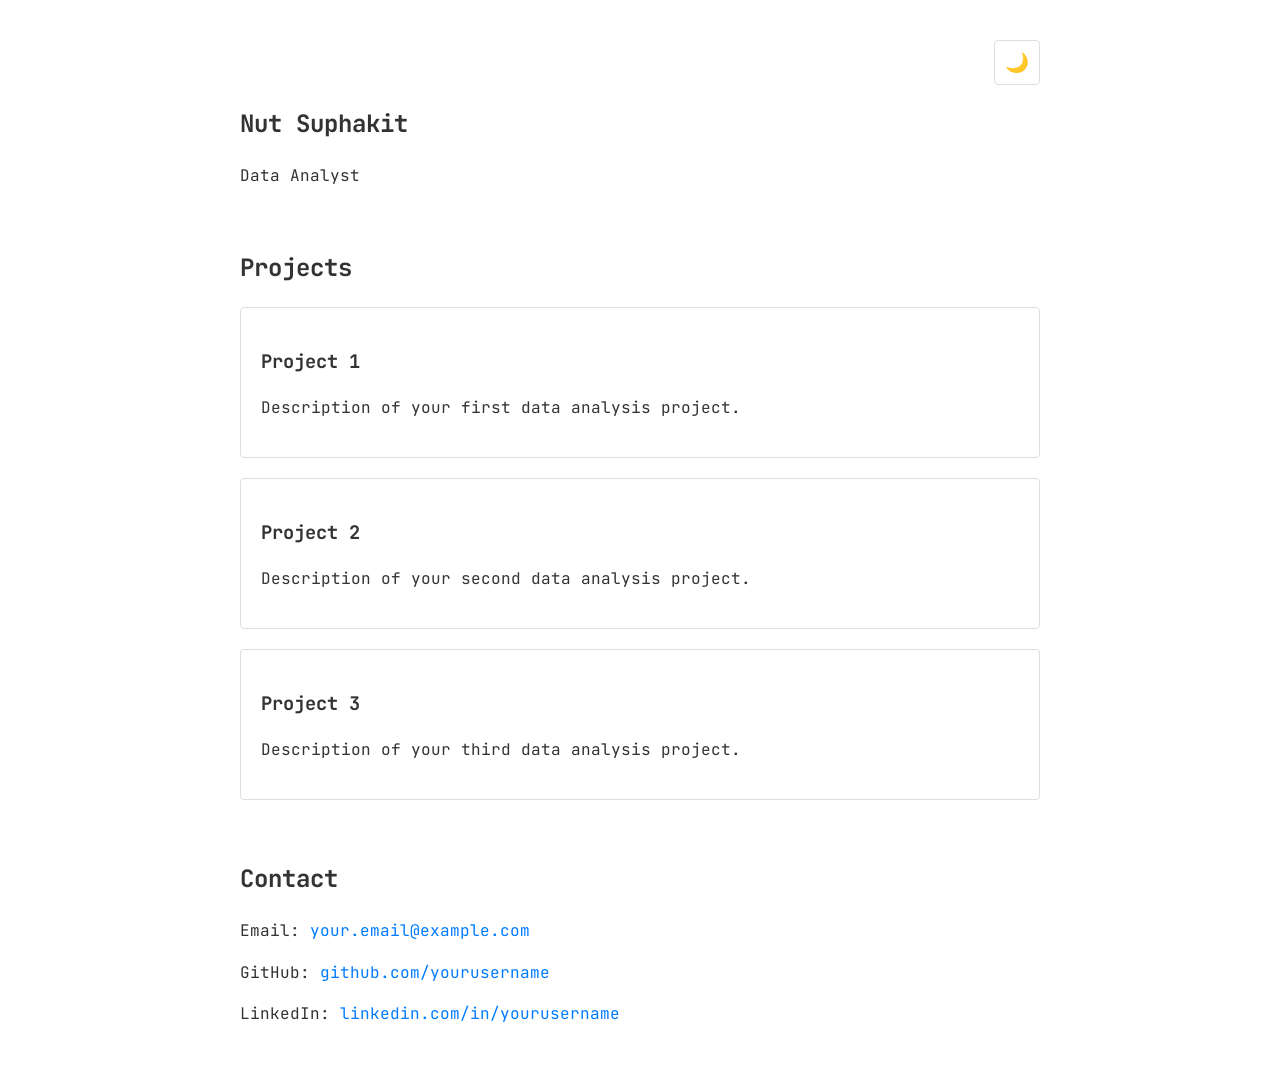
<file: index.html>
<!DOCTYPE html>
<html lang="en">
<head>
    <meta charset="UTF-8">
    <meta name="viewport" content="width=device-width, initial-scale=1.0">
    <title>Nut Suphakit - Data Analyst</title>
    <link rel="stylesheet" href="assets/style.css">
</head>
<body>
    <header>
        <button id="theme-toggle" aria-label="Toggle theme">🌙</button>
    </header>
    <section class="hero">
        <h1>Nut Suphakit</h1>
        <p>Data Analyst</p>
    </section>

    <section class="projects">
        <h2>Projects</h2>
        <div class="project-list">
            <div class="project-item">
                <h3>Project 1</h3>
                <p>Description of your first data analysis project.</p>
            </div>
            <div class="project-item">
                <h3>Project 2</h3>
                <p>Description of your second data analysis project.</p>
            </div>
            <div class="project-item">
                <h3>Project 3</h3>
                <p>Description of your third data analysis project.</p>
            </div>
        </div>
    </section>

    <section class="contact">
        <h2>Contact</h2>
        <p>Email: <a href="mailto:your.email@example.com">your.email@example.com</a></p>
        <p>GitHub: <a href="https://github.com/yourusername">github.com/yourusername</a></p>
        <p>LinkedIn: <a href="https://linkedin.com/in/yourusername">linkedin.com/in/yourusername</a></p>
    </section>

    <script src="assets/script.js"></script>
</body>
</html>
</file>
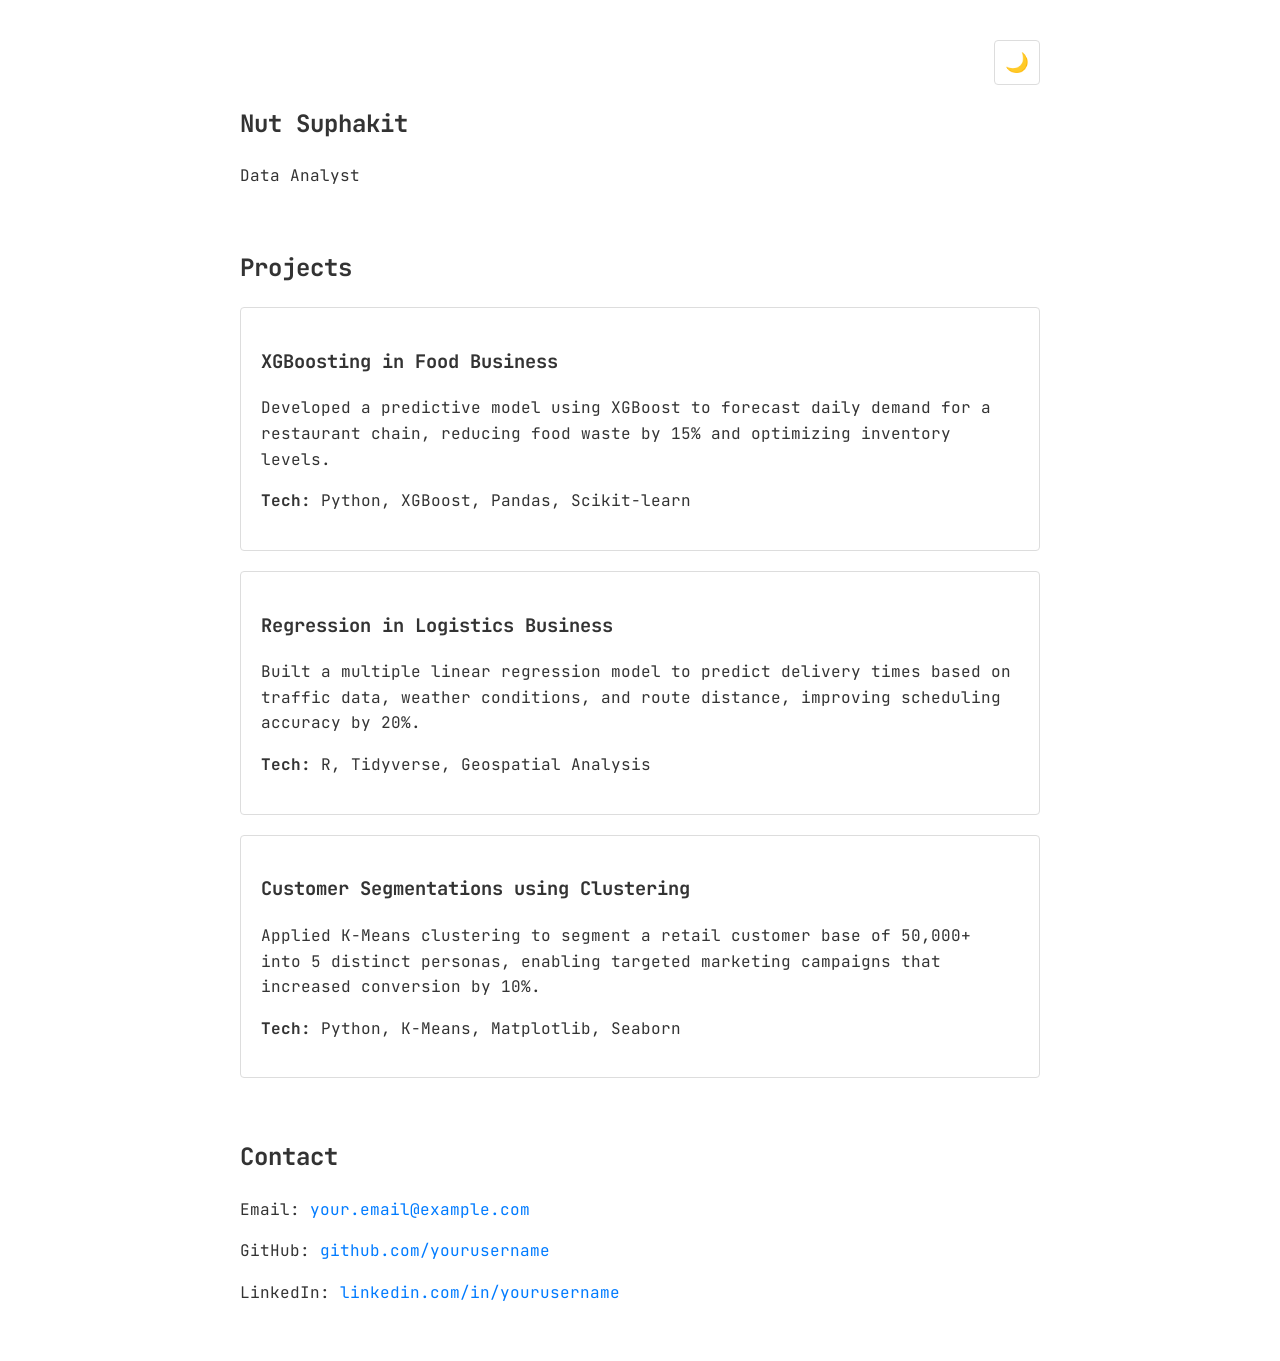
<file: docs/index.html>
<!DOCTYPE html>
<html lang="en">
<head>
    <meta charset="UTF-8">
    <meta name="viewport" content="width=device-width, initial-scale=1.0">
    <title>Nut Suphakit - Data Analyst</title>
    <link rel="stylesheet" href="style.css">
    </head>
    <body>
    <header>
        <button id="theme-toggle" aria-label="Toggle theme">🌙</button>
    </header>
    <section class="hero">
        <h1>Nut Suphakit</h1>
        <p>Data Analyst</p>
    </section>

    <section class="projects">
        <h2>Projects</h2>
        <div class="project-list">
            <div class="project-item">
                <h3>XGBoosting in Food Business</h3>
                <p>Developed a predictive model using XGBoost to forecast daily demand for a restaurant chain, reducing food waste by 15% and optimizing inventory levels.</p>
                <p><strong>Tech:</strong> Python, XGBoost, Pandas, Scikit-learn</p>
            </div>
            <div class="project-item">
                <h3>Regression in Logistics Business</h3>
                <p>Built a multiple linear regression model to predict delivery times based on traffic data, weather conditions, and route distance, improving scheduling accuracy by 20%.</p>
                <p><strong>Tech:</strong> R, Tidyverse, Geospatial Analysis</p>
            </div>
            <div class="project-item">
                <h3>Customer Segmentations using Clustering</h3>
                <p>Applied K-Means clustering to segment a retail customer base of 50,000+ into 5 distinct personas, enabling targeted marketing campaigns that increased conversion by 10%.</p>
                <p><strong>Tech:</strong> Python, K-Means, Matplotlib, Seaborn</p>
            </div>
        </div>
    </section>

    <section class="contact">
        <h2>Contact</h2>
        <p>Email: <a href="mailto:your.email@example.com">your.email@example.com</a></p>
        <p>GitHub: <a href="https://github.com/yourusername">github.com/yourusername</a></p>
        <p>LinkedIn: <a href="https://linkedin.com/in/yourusername">linkedin.com/in/yourusername</a></p>
    </section>

    <script src="script.js"></script>
</body>
</html>
</file>
<file: assets/style.css>
@import url('https://fonts.googleapis.com/css2?family=JetBrains+Mono:wght@400;700&display=swap');

:root {
    --bg-color: #ffffff;
    --text-color: #333333;
    --accent-color: #007bff;
    --border-color: #dddddd;
}

[data-theme='dark'] {
    --bg-color: #1a1a1a;
    --text-color: #e0e0e0;
    --accent-color: #66b0ff;
    --border-color: #444444;
}

body {
    font-family: 'JetBrains Mono', monospace;
    line-height: 1.6;
    background-color: var(--bg-color);
    color: var(--text-color);
    max-width: 800px;
    margin: 0 auto;
    padding: 40px 20px;
    transition: background-color 0.3s, color 0.3s;
}

header { display: flex; justify-content: flex-end; }

#theme-toggle {
    background: none;
    border: 1px solid var(--border-color);
    cursor: pointer;
    padding: 10px;
    border-radius: 4px;
    font-size: 1.2rem;
}

h1, h2, h3 { color: var(--text-color); }

.hero { margin-bottom: 60px; }

.project-list { 
    display: grid; 
    gap: 20px; 
    margin-bottom: 60px; 
}

.project-item { 
    padding: 20px; 
    border: 1px solid var(--border-color); 
    border-radius: 4px; 
}

.contact a { 
    color: var(--accent-color); 
    text-decoration: none; 
}
</file>
<file: docs/style.css>
@import url('https://fonts.googleapis.com/css2?family=JetBrains+Mono:wght@400;700&display=swap');

:root {
    --bg-color: #ffffff;
    --text-color: #333333;
    --accent-color: #007bff;
    --border-color: #dddddd;
}

[data-theme='dark'] {
    --bg-color: #1a1a1a;
    --text-color: #e0e0e0;
    --accent-color: #66b0ff;
    --border-color: #444444;
}

body {
    font-family: 'JetBrains Mono', monospace;
    line-height: 1.6;
    background-color: var(--bg-color);
    color: var(--text-color);
    max-width: 800px;
    margin: 0 auto;
    padding: 40px 20px;
    transition: background-color 0.3s, color 0.3s;
}

header { display: flex; justify-content: flex-end; }

#theme-toggle {
    background: none;
    border: 1px solid var(--border-color);
    cursor: pointer;
    padding: 10px;
    border-radius: 4px;
    font-size: 1.2rem;
}

h1, h2, h3 { color: var(--text-color); }

.hero { margin-bottom: 60px; }

.project-list { 
    display: grid; 
    gap: 20px; 
    margin-bottom: 60px; 
}

.project-item { 
    padding: 20px; 
    border: 1px solid var(--border-color); 
    border-radius: 4px; 
}

.contact a { 
    color: var(--accent-color); 
    text-decoration: none; 
}
</file>
